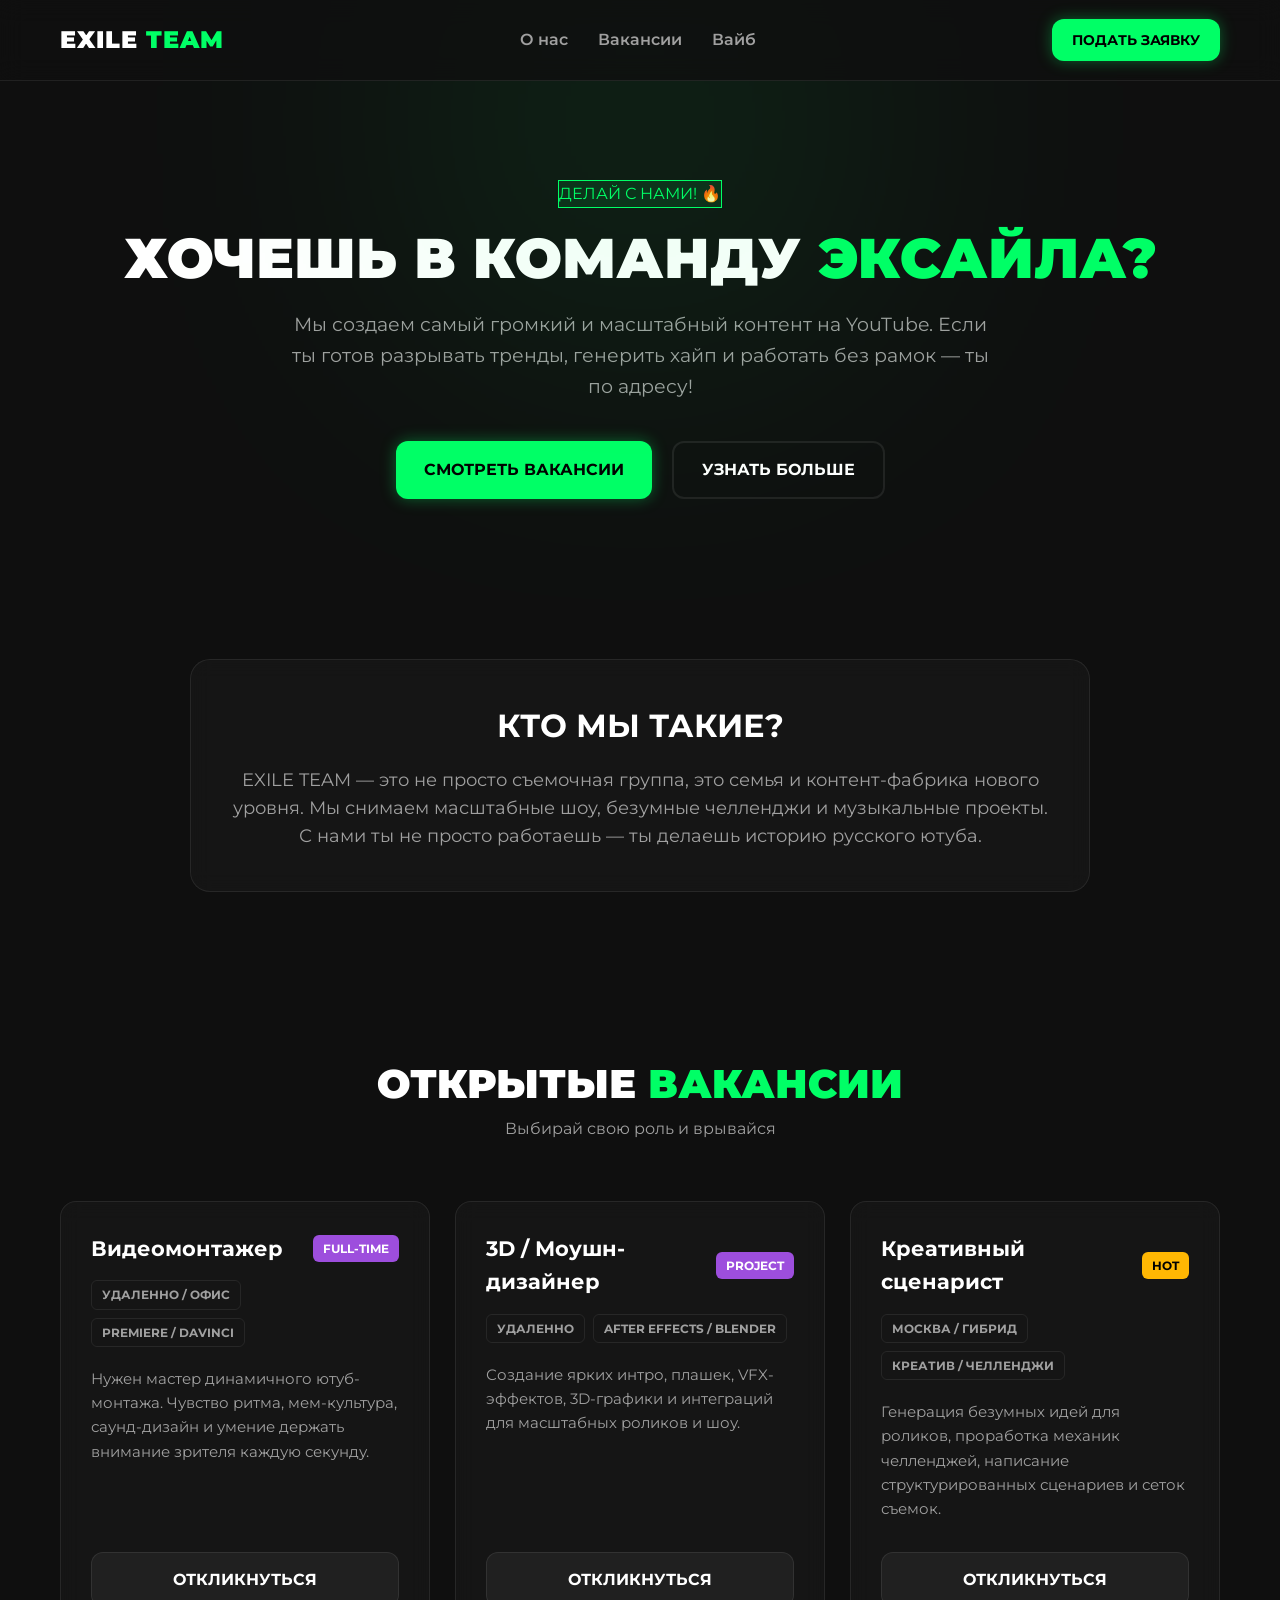
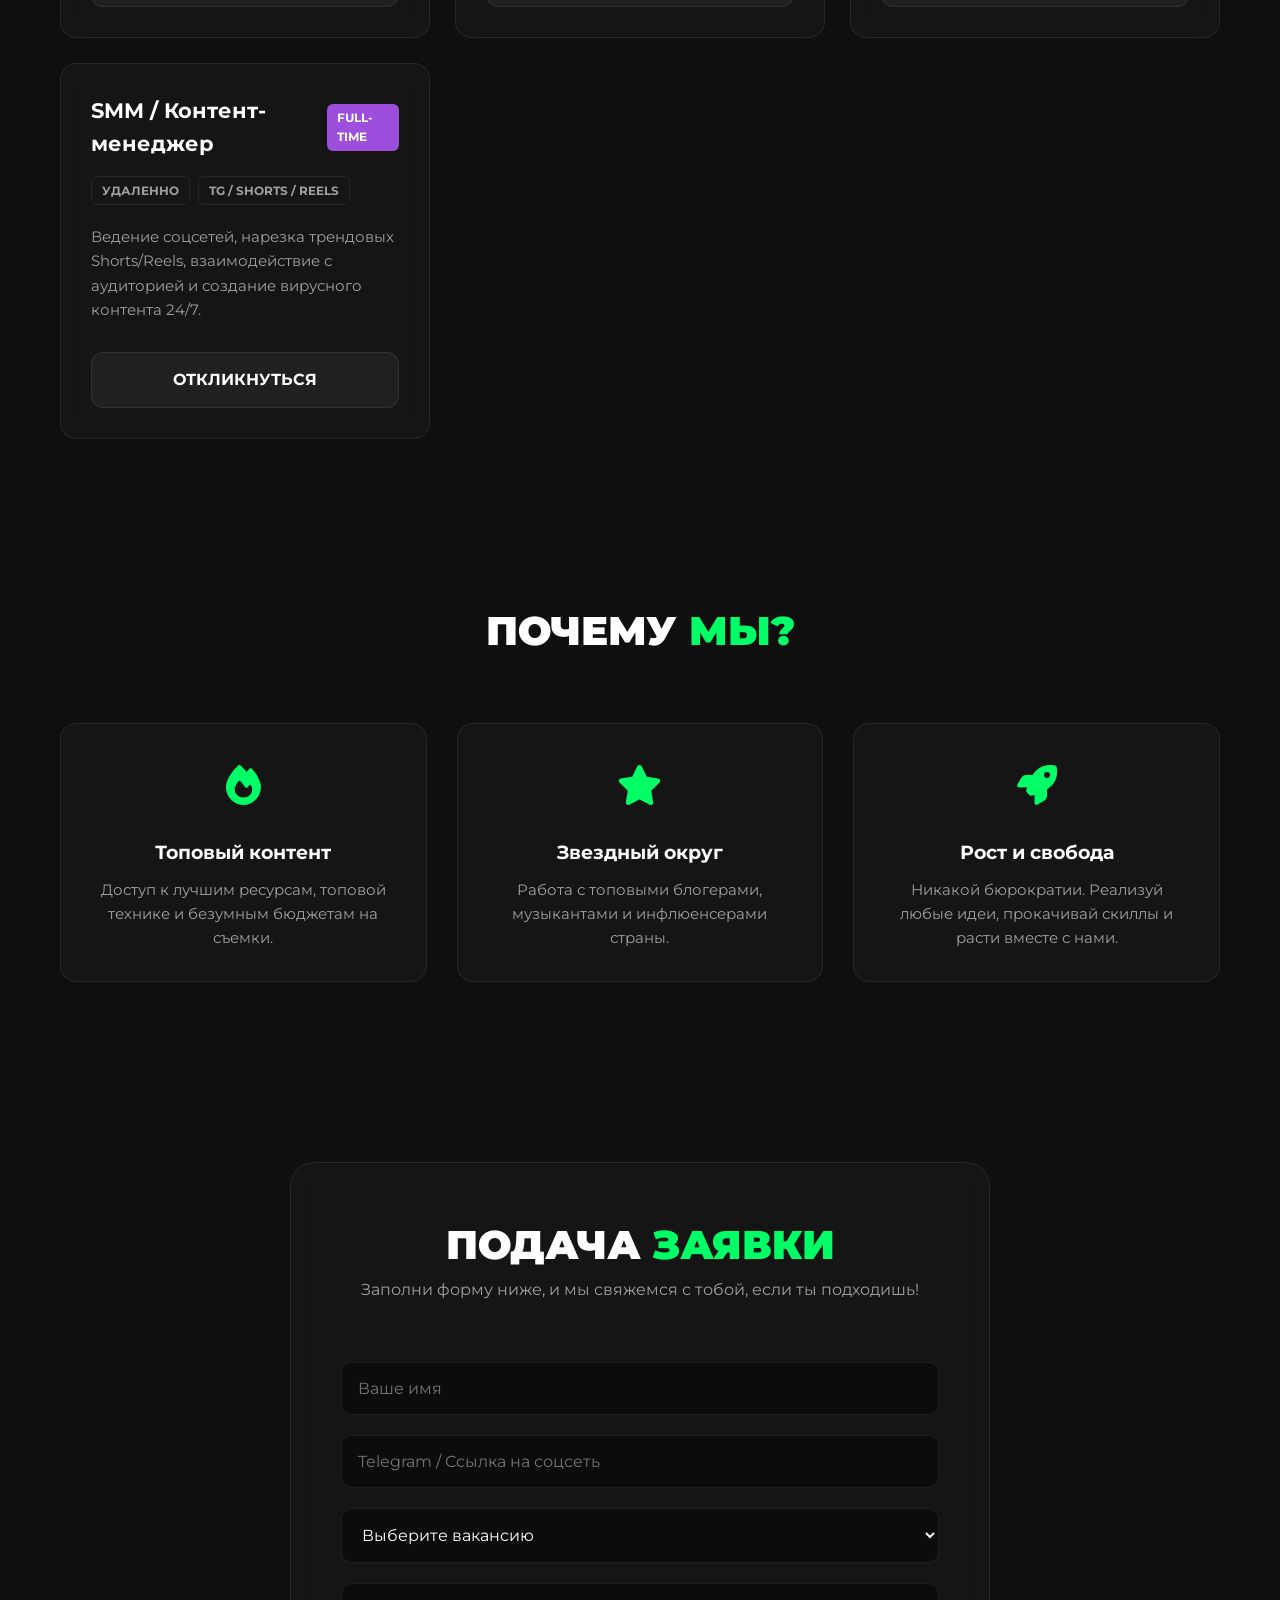
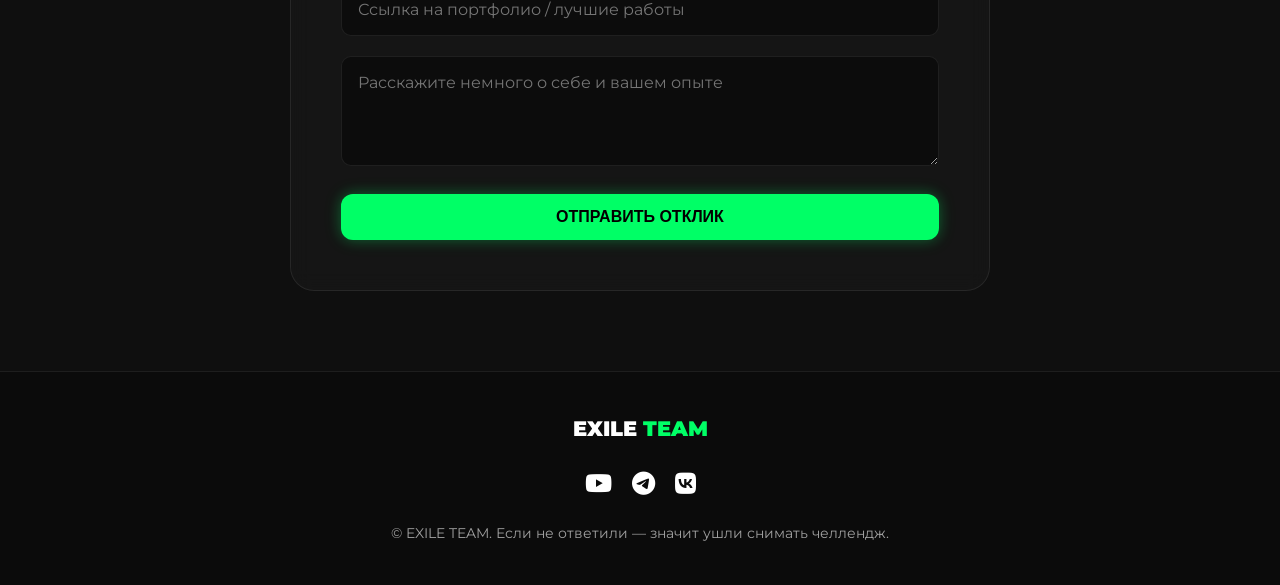
<file: index.html>
<!DOCTYPE html>
<html lang="ru">
<head>
    <meta charset="UTF-8">
    <meta name="viewport" content="width=device-width, initial-scale=1.0">
    <title>EXILE TEAM — Твое место здесь</title>
    <link rel="preconnect" href="https://fonts.googleapis.com">
    <link rel="preconnect" href="https://fonts.gstatic.com" crossorigin>
    <link href="https://fonts.googleapis.com/css2?family=Montserrat:wght@400;600;700;900&display=swap" rel="stylesheet">
    <link rel="stylesheet" href="https://cdnjs.cloudflare.com/ajax/libs/font-awesome/6.4.0/css/all.min.css">
    <link rel="stylesheet" href="style.css">
</head>
<body>

    <header class="header">
        <div class="container header-container">
            <a href="#" class="logo">EXILE <span>TEAM</span></a>
            <nav class="nav">
                <a href="#about">О нас</a>
                <a href="#vacancies">Вакансии</a>
                <a href="#benefits">Вайб</a>
            </nav>
            <a href="#apply" class="btn btn-primary btn-sm">Подать заявку</a>
        </div>
    </header>

    <main>
        <section class="hero">
            <div class="hero-bg-glow"></div>
            <div class="container hero-container">
                <span class="badge hero-badge">ДЕЛАЙ С НАМИ! 🔥</span>
                <h1 class="hero-title">ХОЧЕШЬ В КОМАНДУ <span class="text-accent">ЭКСАЙЛА?</span></h1>
                <p class="hero-subtitle">Мы создаем самый громкий и масштабный контент на YouTube. Если ты готов разрывать тренды, генерить хайп и работать без рамок — ты по адресу!</p>
                <div class="hero-actions">
                    <a href="#vacancies" class="btn btn-primary">Смотреть вакансии</a>
                    <a href="#about" class="btn btn-outline">Узнать больше</a>
                </div>
            </div>
        </section>

        <section class="about" id="about">
            <div class="container">
                <div class="about-card">
                    <h2>КТО МЫ ТАКИЕ?</h2>
                    <p>EXILE TEAM — это не просто съемочная группа, это семья и контент-фабрика нового уровня. Мы снимаем масштабные шоу, безумные челленджи и музыкальные проекты. С нами ты не просто работаешь — ты делаешь историю русского ютуба.</p>
                </div>
            </div>
        </section>

        <section class="vacancies" id="vacancies">
            <div class="container">
                <div class="section-header">
                    <h2>ОТКРЫТЫЕ <span class="text-accent">ВАКАНСИИ</span></h2>
                    <p>Выбирай свою роль и врывайся</p>
                </div>

                <div class="vacancies-grid">
                    <div class="vacancy-card">
                        <div class="card-header">
                            <h3>Видеомонтажер</h3>
                            <span class="tag tag-purple">Full-time</span>
                        </div>
                        <div class="tags">
                            <span class="tag tag-outline">Удаленно / Офис</span>
                            <span class="tag tag-outline">Premiere / DaVinci</span>
                        </div>
                        <p class="card-desc">Нужен мастер динамичного ютуб-монтажа. Чувство ритма, мем-культура, саунд-дизайн и умение держать внимание зрителя каждую секунду.</p>
                        <a href="#apply" class="btn btn-secondary card-btn">Откликнуться</a>
                    </div>

                    <div class="vacancy-card">
                        <div class="card-header">
                            <h3>3D / Моушн-дизайнер</h3>
                            <span class="tag tag-purple">Project</span>
                        </div>
                        <div class="tags">
                            <span class="tag tag-outline">Удаленно</span>
                            <span class="tag tag-outline">After Effects / Blender</span>
                        </div>
                        <p class="card-desc">Создание ярких интро, плашек, VFX-эффектов, 3D-графики и интеграций для масштабных роликов и шоу.</p>
                        <a href="#apply" class="btn btn-secondary card-btn">Откликнуться</a>
                    </div>

                    <div class="vacancy-card">
                        <div class="card-header">
                            <h3>Креативный сценарист</h3>
                            <span class="tag tag-yellow">Hot</span>
                        </div>
                        <div class="tags">
                            <span class="tag tag-outline">Москва / Гибрид</span>
                            <span class="tag tag-outline">Креатив / Челленджи</span>
                        </div>
                        <p class="card-desc">Генерация безумных идей для роликов, проработка механик челленджей, написание структурированных сценариев и сеток съемок.</p>
                        <a href="#apply" class="btn btn-secondary card-btn">Откликнуться</a>
                    </div>

                    <div class="vacancy-card">
                        <div class="card-header">
                            <h3>SMM / Контент-менеджер</h3>
                            <span class="tag tag-purple">Full-time</span>
                        </div>
                        <div class="tags">
                            <span class="tag tag-outline">Удаленно</span>
                            <span class="tag tag-outline">TG / Shorts / Reels</span>
                        </div>
                        <p class="card-desc">Ведение соцсетей, нарезка трендовых Shorts/Reels, взаимодействие с аудиторией и создание вирусного контента 24/7.</p>
                        <a href="#apply" class="btn btn-secondary card-btn">Откликнуться</a>
                    </div>
                </div>
            </div>
        </section>

        <section class="benefits" id="benefits">
            <div class="container">
                <div class="section-header">
                    <h2>ПОЧЕМУ <span class="text-accent">МЫ?</span></h2>
                </div>
                <div class="benefits-grid">
                    <div class="benefit-card">
                        <div class="benefit-icon"><i class="fa-solid fa-fire"></i></div>
                        <h3>Топовый контент</h3>
                        <p>Доступ к лучшим ресурсам, топовой технике и безумным бюджетам на съемки.</p>
                    </div>
                    <div class="benefit-card">
                        <div class="benefit-icon"><i class="fa-solid fa-star"></i></div>
                        <h3>Звездный округ</h3>
                        <p>Работа с топовыми блогерами, музыкантами и инфлюенсерами страны.</p>
                    </div>
                    <div class="benefit-card">
                        <div class="benefit-icon"><i class="fa-solid fa-rocket"></i></div>
                        <h3>Рост и свобода</h3>
                        <p>Никакой бюрократии. Реализуй любые идеи, прокачивай скиллы и расти вместе с нами.</p>
                    </div>
                </div>
            </div>
        </section>

        <section class="apply" id="apply">
            <div class="container">
                <div class="apply-box">
                    <div class="section-header">
                        <h2>ПОДАЧА <span class="text-accent">ЗАЯВКИ</span></h2>
                        <p>Заполни форму ниже, и мы свяжемся с тобой, если ты подходишь!</p>
                    </div>
                    <form class="apply-form" onsubmit="event.preventDefault(); alert('Заявка успешно отправлена!');">
                        <div class="form-group">
                            <input type="text" placeholder="Ваше имя" required>
                        </div>
                        <div class="form-group">
                            <input type="text" placeholder="Telegram / Ссылка на соцсеть" required>
                        </div>
                        <div class="form-group">
                            <select required>
                                <option value="" disabled selected>Выберите вакансию</option>
                                <option value="editor">Видеомонтажер</option>
                                <option value="motion">3D / Моушн-дизайнер</option>
                                <option value="writer">Креативный сценарист</option>
                                <option value="smm">SMM / Контент-менеджер</option>
                            </select>
                        </div>
                        <div class="form-group">
                            <input type="url" placeholder="Ссылка на портфолио / лучшие работы" required>
                        </div>
                        <div class="form-group">
                            <textarea rows="4" placeholder="Расскажите немного о себе и вашем опыте"></textarea>
                        </div>
                        <button type="submit" class="btn btn-primary btn-block">Отправить отклик</button>
                    </form>
                </div>
            </div>
        </section>
    </main>

    <footer class="footer">
        <div class="container footer-container">
            <div class="footer-logo">EXILE <span>TEAM</span></div>
            <div class="socials">
                <a href="#" target="_blank" aria-label="YouTube"><i class="fa-brands fa-youtube"></i></a>
                <a href="#" target="_blank" aria-label="Telegram"><i class="fa-brands fa-telegram"></i></a>
                <a href="#" target="_blank" aria-label="VK"><i class="fa-brands fa-vk"></i></a>
            </div>
            <p class="copyright">&copy; EXILE TEAM. Если не ответили — значит ушли снимать челлендж.</p>
        </div>
    </footer>

</body>
</html>
</file>
<file: style.css>
:root {
    --bg-color: #0f0f0f;
    --card-bg: rgba(26, 26, 26, 0.6);
    --card-border: rgba(255, 255, 255, 0.08);
    --accent-color: #00FF66;
    --accent-glow: rgba(0, 255, 102, 0.35);
    --text-main: #FFFFFF;
    --text-muted: #A0A0A0;
    --purple-tag: #9D4EDD;
    --yellow-tag: #FFB703;
    --font-family: 'Montserrat', sans-serif;
    --transition: all 0.3s cubic-bezier(0.25, 0.8, 0.25, 1);
}

* {
    margin: 0;
    padding: 0;
    box-sizing: border-box;
}

html {
    scroll-behavior: smooth;
}

body {
    background-color: var(--bg-color);
    color: var(--text-main);
    font-family: var(--font-family);
    line-height: 1.6;
    overflow-x: hidden;
}

.container {
    max-width: 1200px;
    margin: 0 auto;
    padding: 0 20px;
}

.text-accent {
    color: var(--accent-color);
}

.btn {
    display: inline-flex;
    align-items: center;
    justify-content: center;
    padding: 14px 28px;
    font-size: 1rem;
    font-weight: 700;
    text-transform: uppercase;
    text-decoration: none;
    border-radius: 12px;
    border: none;
    cursor: pointer;
    transition: var(--transition);
}

.btn-primary {
    background-color: var(--accent-color);
    color: #000;
    box-shadow: 0 0 15px var(--accent-glow);
}

.btn-primary:hover {
    transform: translateY(-3px);
    box-shadow: 0 0 25px var(--accent-glow);
}

.btn-secondary {
    background: rgba(255, 255, 255, 0.05);
    color: var(--text-main);
    border: 1px solid var(--card-border);
}

.btn-secondary:hover {
    background-color: var(--accent-color);
    color: #000;
    border-color: var(--accent-color);
}

.btn-outline {
    background: transparent;
    color: var(--text-main);
    border: 2px solid var(--card-border);
}

.btn-outline:hover {
    border-color: var(--text-main);
    background: rgba(255, 255, 255, 0.05);
}

.btn-sm {
    padding: 10px 20px;
    font-size: 0.875rem;
}

.btn-block {
    width: 100%;
}

.tag {
    font-size: 0.75rem;
    font-weight: 700;
    padding: 4px 10px;
    border-radius: 6px;
    text-transform: uppercase;
}

.tag-purple {
    background: var(--purple-tag);
    color: #fff;
}

.tag-yellow {
    background: var(--yellow-tag);
    color: #000;
}

.tag-outline {
    border: 1px solid var(--card-border);
    color: var(--text-muted);
}

/* Header */
.header {
    position: fixed;
    top: 0;
    left: 0;
    width: 100%;
    z-index: 100;
    background: rgba(15, 15, 15, 0.8);
    backdrop-filter: blur(12px);
    border-bottom: 1px solid var(--card-border);
}

.header-container {
    display: flex;
    justify-content: space-between;
    align-items: center;
    height: 80px;
}

.logo {
    font-size: 1.5rem;
    font-weight: 900;
    color: #fff;
    text-decoration: none;
    letter-spacing: 1px;
}

.logo span {
    color: var(--accent-color);
}

.nav {
    display: flex;
    gap: 30px;
}

.nav a {
    color: var(--text-muted);
    text-decoration: none;
    font-weight: 600;
    transition: var(--transition);
}

.nav a:hover {
    color: var(--accent-color);
}

/* Hero Section */
.hero {
    position: relative;
    padding: 180px 0 100px;
    text-align: center;
}

.hero-bg-glow {
    position: absolute;
    top: 20%;
    left: 50%;
    transform: translate(-50%, -50%);
    width: 350px;
    height: 350px;
    background: var(--accent-color);
    filter: blur(150px);
    opacity: 0.15;
    pointer-events: none;
}

.hero-badge {
    background: rgba(0, 255, 102, 0.1);
    color: var(--accent-color);
    border: 1px solid var(--accent-color);
    margin-bottom: 20px;
    display: inline-block;
}

.hero-title {
    font-size: 3.5rem;
    font-weight: 900;
    line-height: 1.1;
    margin-bottom: 20px;
    text-transform: uppercase;
}

.hero-subtitle {
    font-size: 1.2rem;
    color: var(--text-muted);
    max-width: 700px;
    margin: 0 auto 40px;
}

.hero-actions {
    display: flex;
    gap: 20px;
    justify-content: center;
}

/* About Section */
.about {
    padding: 60px 0;
}

.about-card {
    background: var(--card-bg);
    border: 1px solid var(--card-border);
    backdrop-filter: blur(10px);
    border-radius: 20px;
    padding: 40px;
    text-align: center;
    max-width: 900px;
    margin: 0 auto;
}

.about-card h2 {
    font-size: 2rem;
    margin-bottom: 15px;
}

.about-card p {
    color: var(--text-muted);
    font-size: 1.1rem;
}

/* Vacancies Section */
.vacancies {
    padding: 100px 0;
}

.section-header {
    text-align: center;
    margin-bottom: 60px;
}

.section-header h2 {
    font-size: 2.5rem;
    font-weight: 900;
    text-transform: uppercase;
}

.section-header p {
    color: var(--text-muted);
}

.vacancies-grid {
    display: grid;
    grid-template-columns: repeat(auto-fit, minmax(280px, 1fr));
    gap: 25px;
}

.vacancy-card {
    background: var(--card-bg);
    border: 1px solid var(--card-border);
    border-radius: 16px;
    padding: 30px;
    display: flex;
    flex-direction: column;
    backdrop-filter: blur(10px);
    transition: var(--transition);
}

.vacancy-card:hover {
    transform: translateY(-8px);
    border-color: rgba(0, 255, 102, 0.4);
    box-shadow: 0 10px 30px rgba(0, 0, 0, 0.5);
}

.card-header {
    display: flex;
    justify-content: space-between;
    align-items: center;
    margin-bottom: 15px;
}

.card-header h3 {
    font-size: 1.3rem;
    font-weight: 700;
}

.vacancy-card .tags {
    display: flex;
    gap: 8px;
    margin-bottom: 20px;
    flex-wrap: wrap;
}

.card-desc {
    color: var(--text-muted);
    font-size: 0.95rem;
    margin-bottom: 30px;
    flex-grow: 1;
}

.card-btn {
    width: 100%;
}

/* Benefits Section */
.benefits {
    padding: 60px 0 100px;
}

.benefits-grid {
    display: grid;
    grid-template-columns: repeat(auto-fit, minmax(250px, 1fr));
    gap: 30px;
}

.benefit-card {
    background: var(--card-bg);
    border: 1px solid var(--card-border);
    border-radius: 16px;
    padding: 30px;
    text-align: center;
}

.benefit-icon {
    font-size: 2.5rem;
    color: var(--accent-color);
    margin-bottom: 20px;
}

.benefit-card h3 {
    margin-bottom: 10px;
}

.benefit-card p {
    color: var(--text-muted);
    font-size: 0.95rem;
}

/* Apply Form Section */
.apply {
    padding: 80px 0;
}

.apply-box {
    background: var(--card-bg);
    border: 1px solid var(--card-border);
    border-radius: 24px;
    padding: 50px;
    max-width: 700px;
    margin: 0 auto;
    backdrop-filter: blur(10px);
}

.apply-form .form-group {
    margin-bottom: 20px;
}

.apply-form input,
.apply-form select,
.apply-form textarea {
    width: 100%;
    padding: 16px;
    background: rgba(0, 0, 0, 0.4);
    border: 1px solid var(--card-border);
    border-radius: 10px;
    color: var(--text-main);
    font-family: inherit;
    font-size: 1rem;
    outline: none;
    transition: var(--transition);
}

.apply-form select option {
    background: #1a1a1a;
    color: #fff;
}

.apply-form input:focus,
.apply-form select:focus,
.apply-form textarea:focus {
    border-color: var(--accent-color);
    box-shadow: 0 0 10px var(--accent-glow);
}

/* Footer */
.footer {
    padding: 40px 0;
    border-top: 1px solid var(--card-border);
    background: rgba(10, 10, 10, 0.8);
}

.footer-container {
    display: flex;
    flex-direction: column;
    align-items: center;
    gap: 20px;
    text-align: center;
}

.footer-logo {
    font-size: 1.3rem;
    font-weight: 900;
}

.footer-logo span {
    color: var(--accent-color);
}

.socials {
    display: flex;
    gap: 20px;
}

.socials a {
    color: var(--text-main);
    font-size: 1.5rem;
    transition: var(--transition);
}

.socials a:hover {
    color: var(--accent-color);
    transform: translateY(-3px);
}

.copyright {
    color: var(--text-muted);
    font-size: 0.85rem;
}

/* Responsive Design */
@media (max-width: 768px) {
    .nav {
        display: none;
    }

    .hero-title {
        font-size: 2.2rem;
    }

    .hero-subtitle {
        font-size: 1rem;
    }

    .hero-actions {
        flex-direction: column;
    }

    .apply-box {
        padding: 30px 20px;
    }
}
</file>
